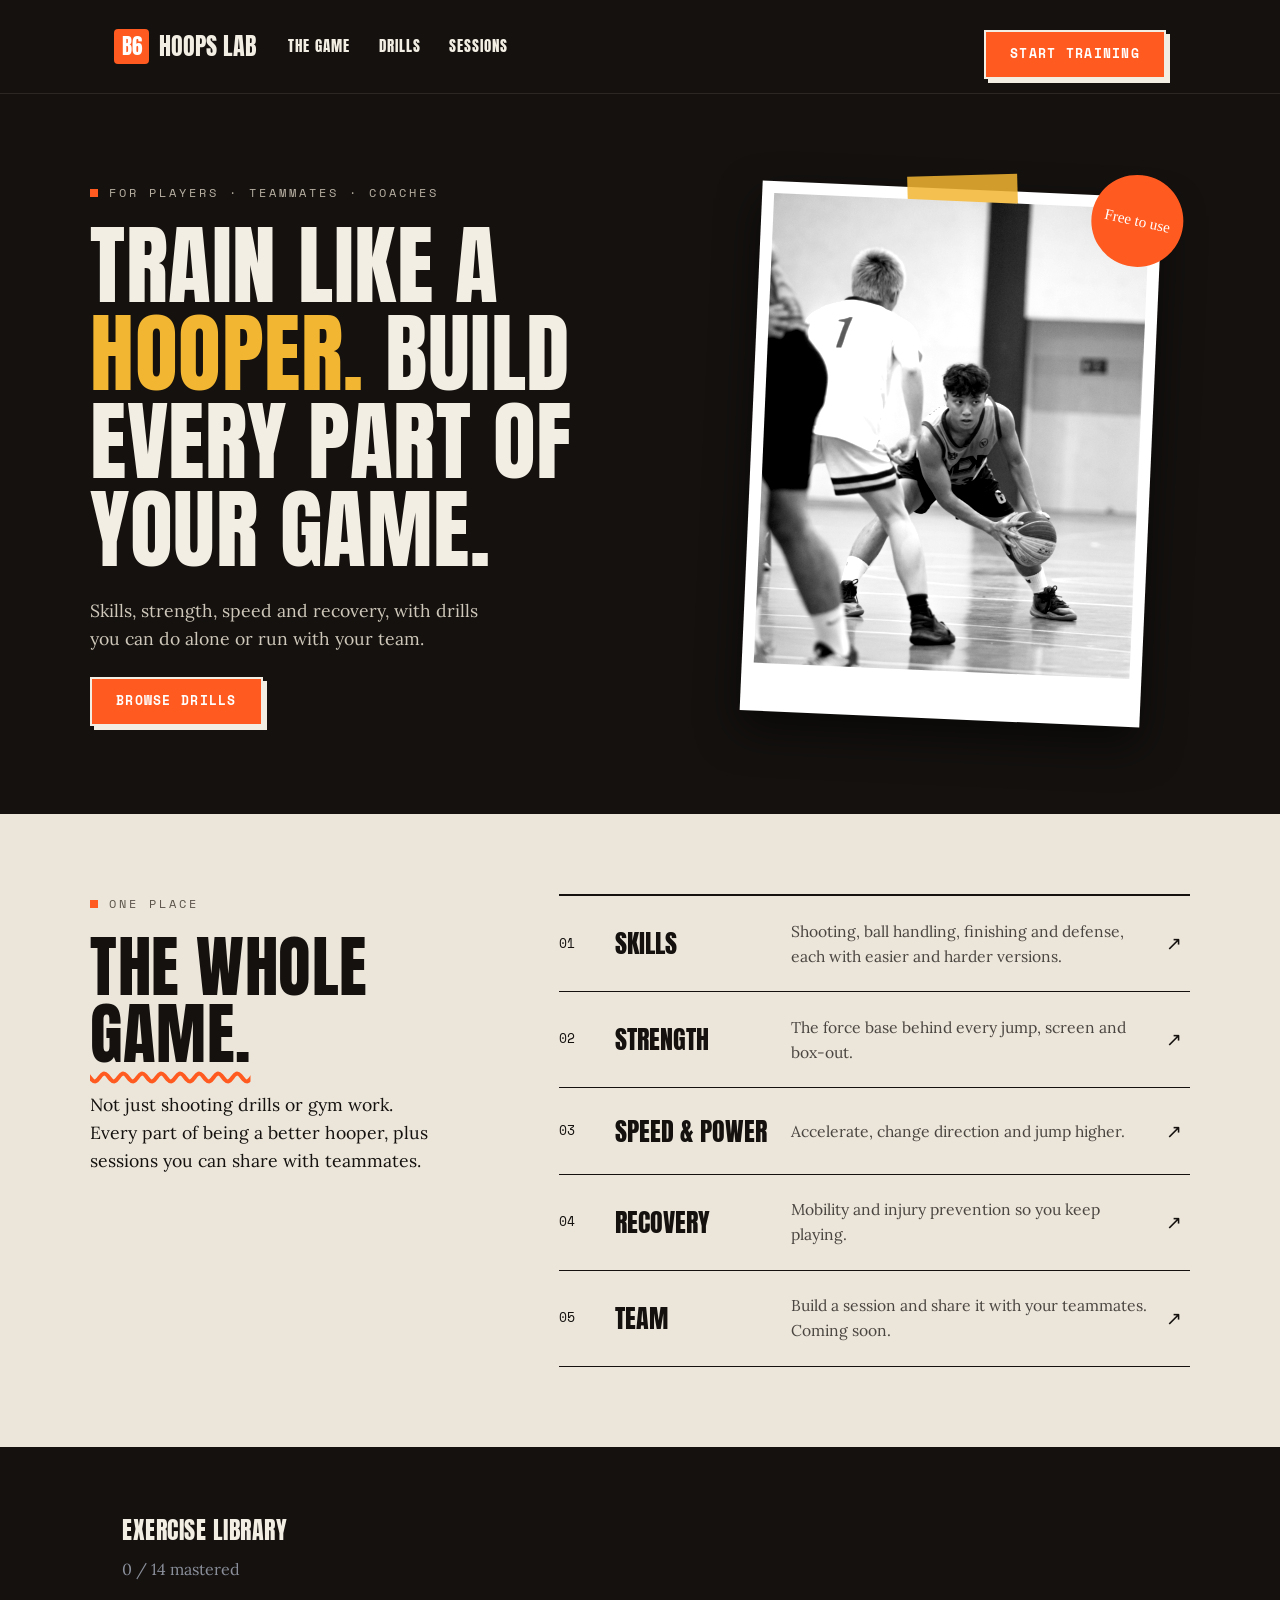
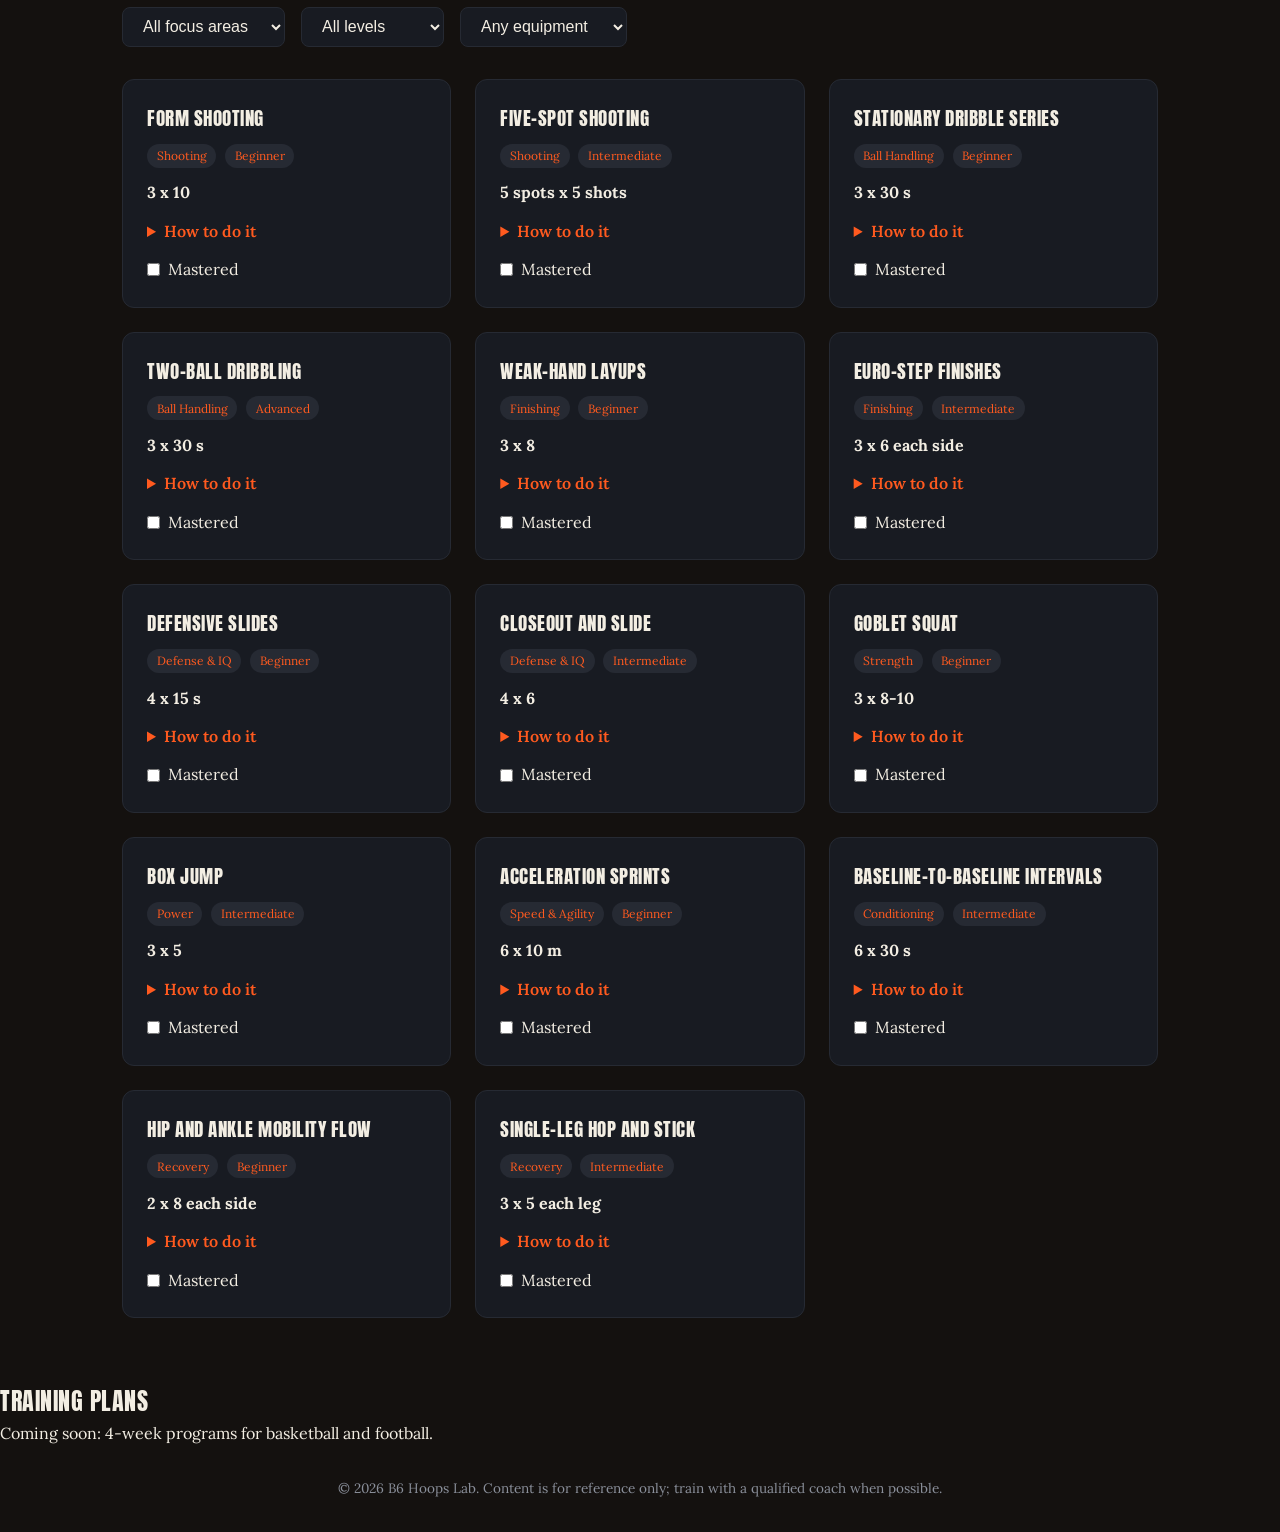
<file: ProAthletesTraining/index.html>
<!DOCTYPE html>
<html lang="en">

<head>
    <meta charset="UTF-8">
    <meta name="viewport" content="width=device-width, initial-scale=1.0">
    <title>B6 Hoops Lab | Basketball Training</title>
    <link rel="preconnect" href="https://fonts.googleapis.com">
    <link rel="preconnect" href="https://fonts.gstatic.com" crossorigin>
    <link
        href="https://fonts.googleapis.com/css2?family=Anton&family=Lora:wght@400;500&family=Space+Mono:wght@400;700&family=Permanent+Marker&display=swap"
        rel="stylesheet">
    <link rel="stylesheet" href="css/style.css">
</head>


<body>
    <header class="site-header">
        <div class="header-inner">
            <a href="#" class="logo"><span class="num">B6</span> Hoops Lab</a>
            <nav>
                <a href="#goals">The Game</a>
                <a href="#library">Drills</a>
                <a href="#plans">Sessions</a>
            </nav>
            <a href="#library" class="btn">Start training</a>
        </div>
    </header>

    <main>
        <section class="hero">
            <div class="hero-text">
                <p class="eyebrow">For players · Teammates · Coaches</p>
                <h2>Train like a <span class="hl">hooper.</span> Build every part of your game.</h2>
                <p class="lead">Skills, strength, speed and recovery, with drills you can do alone or run with your
                    team.</p>
                <a href="#library" class="btn">Browse drills</a>
            </div>
            <figure class="polaroid">
                <img src="images/hero.jpg" alt="Basketball hoop and net">
                <span class="sticker">Free to use</span>
            </figure>
        </section>

        <section id="goals">
            <div class="platform">
                <div class="platform-intro">
                    <p class="eyebrow dark">One place</p>
                    <h2>The whole <span class="underline">game.</span></h2>
                    <p>Not just shooting drills or gym work. Every part of being a better hooper, plus sessions you can
                        share with teammates.</p>
                </div>
                <ol class="platform-list">
                    <li><a href="#library"><span class="n">01</span><span class="t">Skills</span><span
                                class="d">Shooting, ball handling, finishing and defense, each with easier and harder
                                versions.</span><span class="arrow">↗</span></a></li>
                    <li><a href="#library"><span class="n">02</span><span class="t">Strength</span><span class="d">The
                                force base behind every jump, screen and box-out.</span><span class="arrow">↗</span></a>
                    </li>
                    <li><a href="#library"><span class="n">03</span><span class="t">Speed &amp; Power</span><span
                                class="d">Accelerate, change direction and jump higher.</span><span
                                class="arrow">↗</span></a></li>
                    <li><a href="#library"><span class="n">04</span><span class="t">Recovery</span><span
                                class="d">Mobility and injury prevention so you keep playing.</span><span
                                class="arrow">↗</span></a></li>
                    <li><a href="#plans"><span class="n">05</span><span class="t">Team</span><span class="d">Build a
                                session and share it with your teammates. Coming soon.</span><span
                                class="arrow">↗</span></a></li>
                </ol>
            </div>
        </section>

        <section id="library">
            <h2>Exercise Library</h2>
            <p id="progress" class="progress"></p>

            <div class="filters">
                <select id="focus-filter">
                    <option value="all">All focus areas</option>
                    <option value="shooting">Shooting</option>
                    <option value="handles">Ball Handling</option>
                    <option value="finishing">Finishing</option>
                    <option value="defense">Defense &amp; IQ</option>
                    <option value="strength">Strength</option>
                    <option value="power">Power</option>
                    <option value="speed">Speed &amp; Agility</option>
                    <option value="conditioning">Conditioning</option>
                    <option value="recovery">Recovery</option>
                </select>

                <select id="level-filter">
                    <option value="all">All levels</option>
                    <option value="beginner">Beginner</option>
                    <option value="intermediate">Intermediate</option>
                    <option value="advanced">Advanced</option>
                </select>

                <select id="equipment-filter">
                    <option value="all">Any equipment</option>
                    <option value="none">No equipment</option>
                    <option value="ball">Basketball only</option>
                    <option value="gym">Gym equipment</option>
                </select>
            </div>

            <div id="exercise-grid" class="exercise-grid"></div>
        </section>
        <section id="plans">
            <h2>Training Plans</h2>
            <p>Coming soon: 4-week programs for basketball and football.</p>
        </section>

    </main>

    <footer>
        <p>© 2026 B6 Hoops Lab. Content is for reference only; train with a qualified coach when possible.</p>
    </footer>

    <script src="js/main.js"></script>

</body>

</html>
</file>
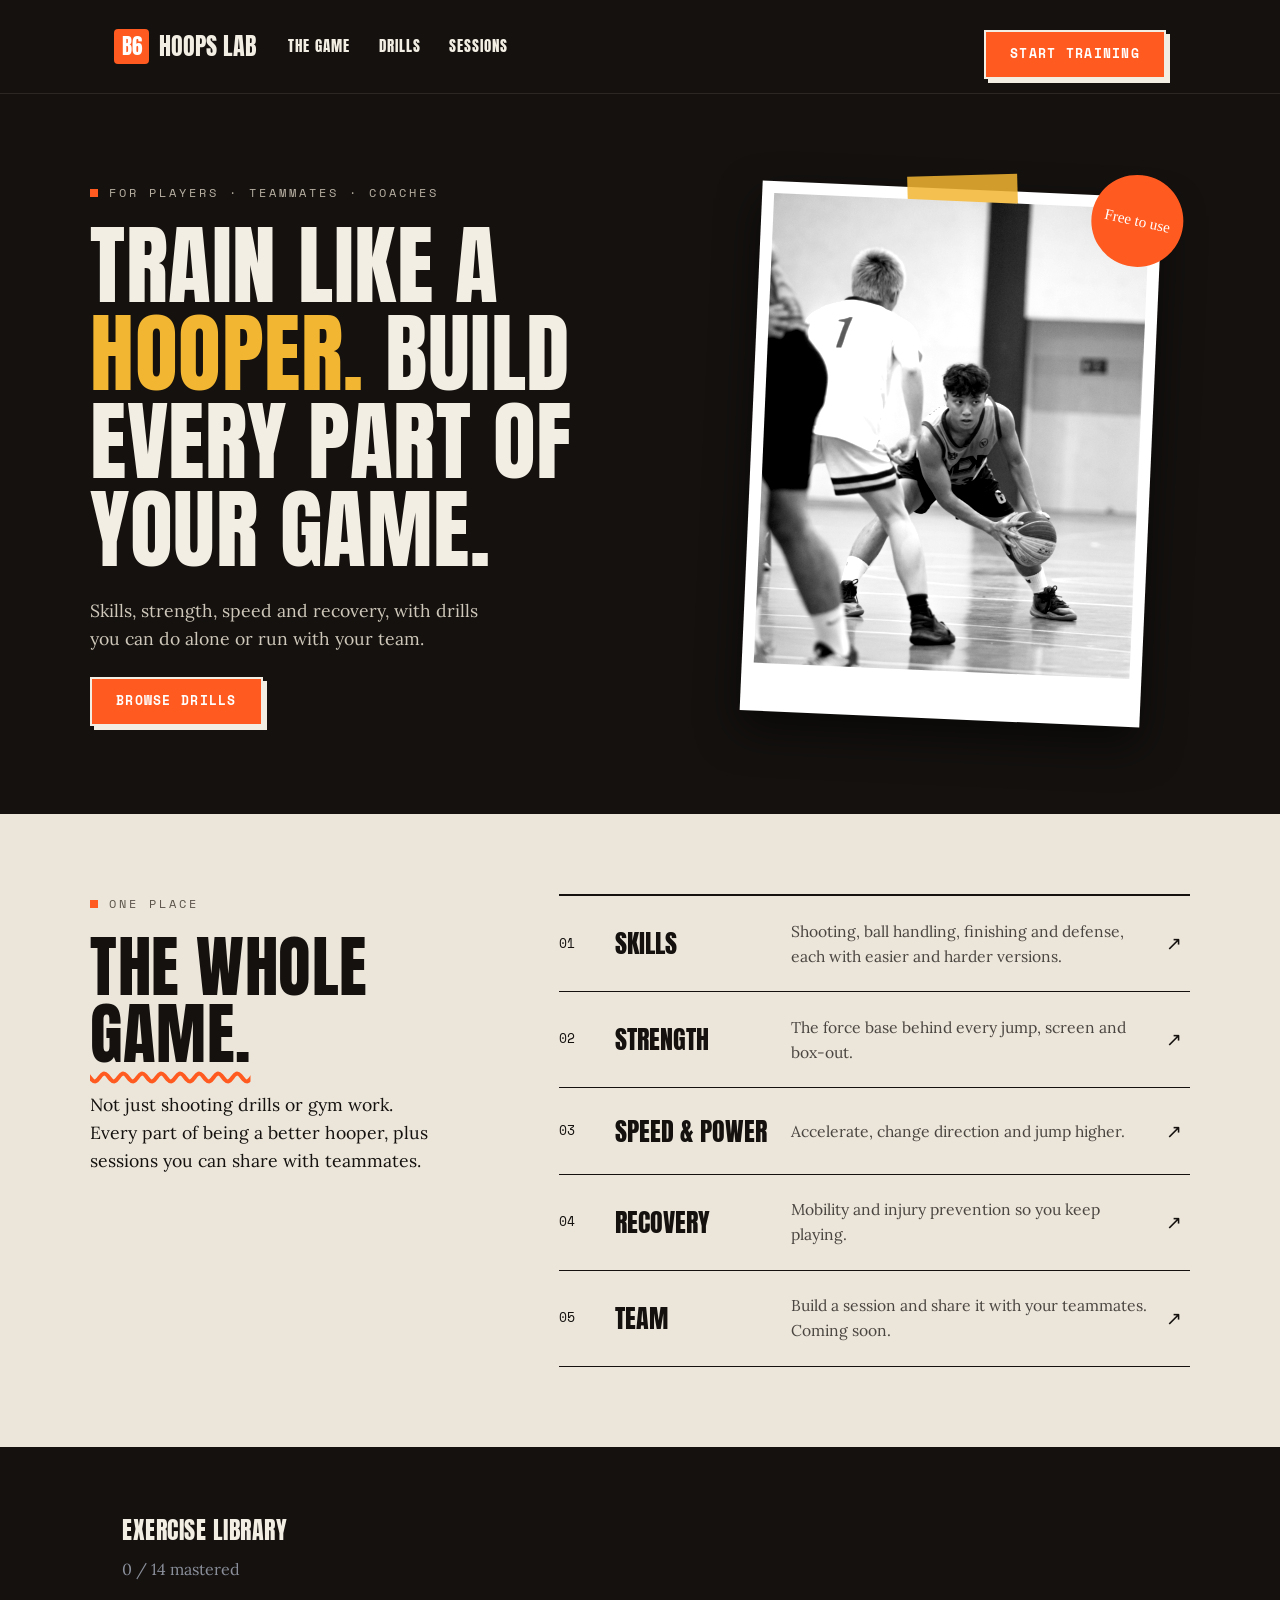
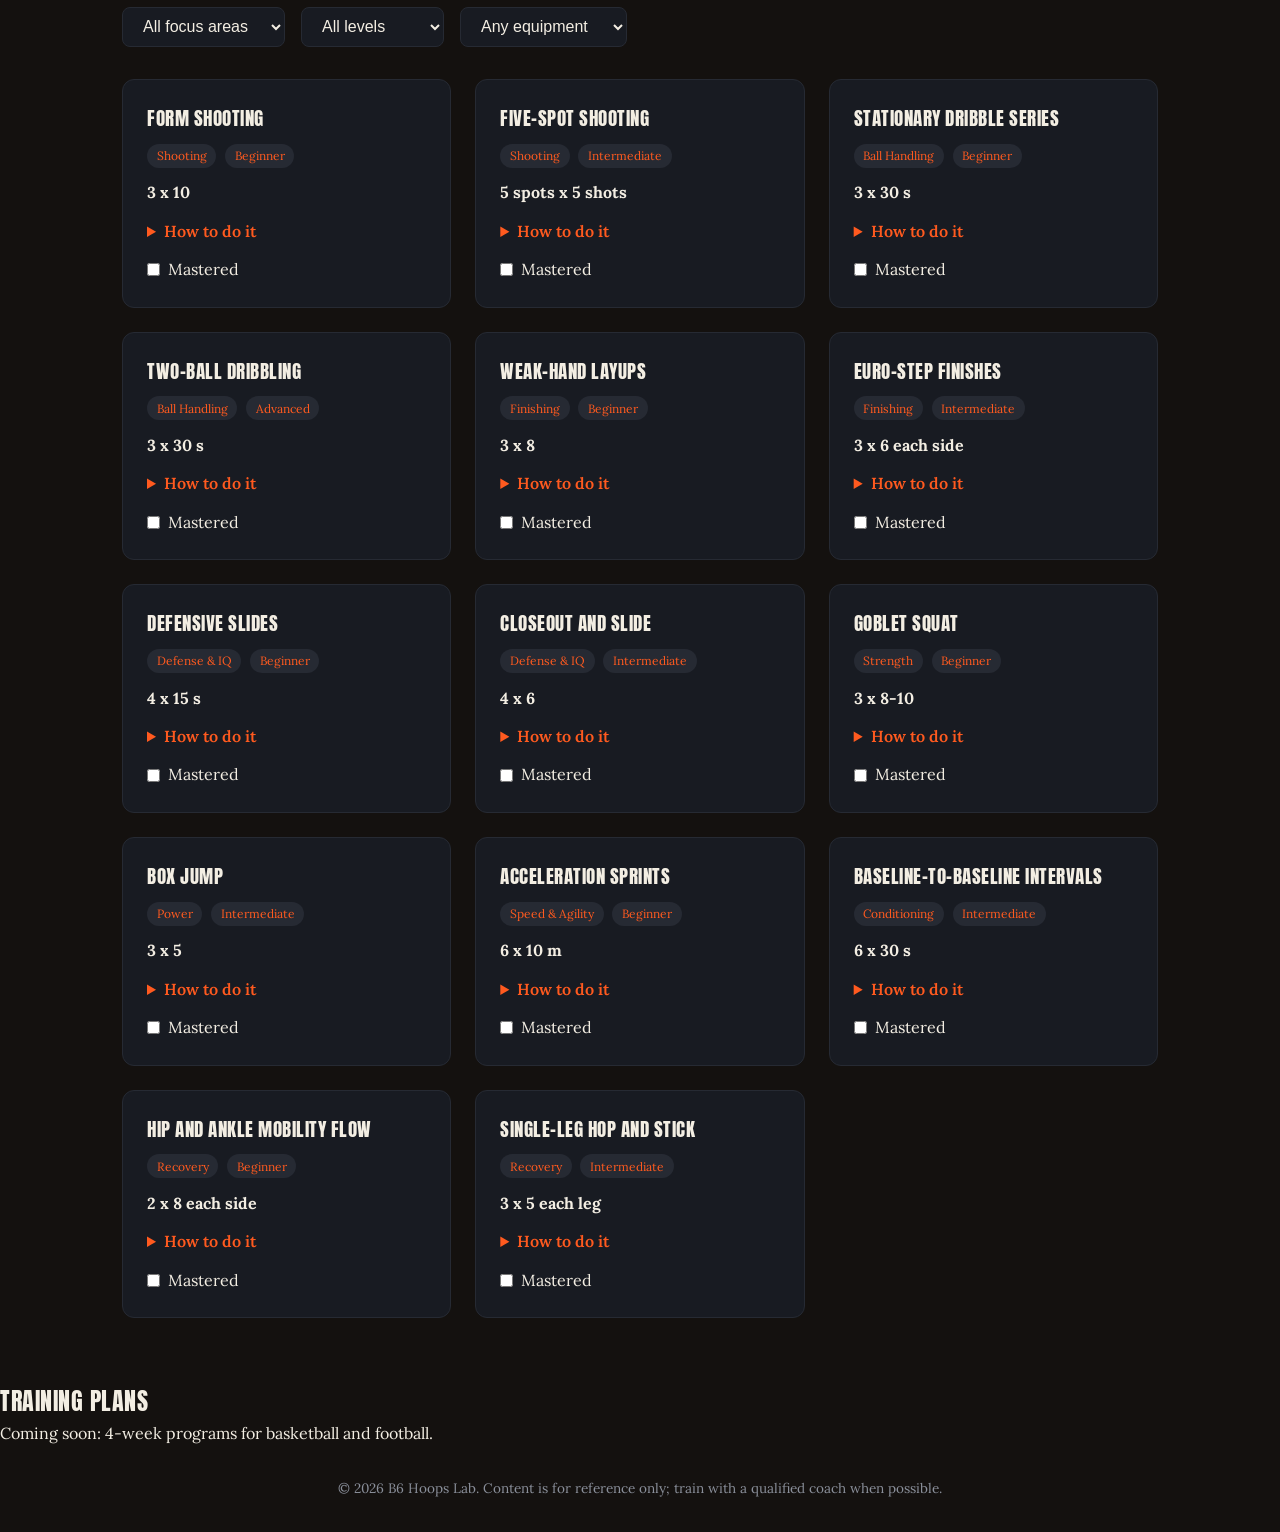
<file: ProAthletesTraining/training.html>
<!DOCTYPE html>
<html lang="en">

<head>
    <meta charset="UTF-8">
    <meta name="viewport" content="width=device-width, initial-scale=1.0">
    <title>B6 Hoops Lab | Basketball Training</title>
    <link rel="preconnect" href="https://fonts.googleapis.com">
    <link rel="preconnect" href="https://fonts.gstatic.com" crossorigin>
    <link
        href="https://fonts.googleapis.com/css2?family=Anton&family=Lora:wght@400;500&family=Space+Mono:wght@400;700&family=Permanent+Marker&display=swap"
        rel="stylesheet">
    <link rel="stylesheet" href="css/style.css">
</head>


<body>
    <header class="site-header">
        <div class="header-inner">
            <a href="#" class="logo"><span class="num">B6</span> Hoops Lab</a>
            <nav>
                <a href="#goals">The Game</a>
                <a href="#library">Drills</a>
                <a href="#plans">Sessions</a>
            </nav>
            <a href="#library" class="btn">Start training</a>
        </div>
    </header>

    <main>
        <section class="hero">
            <div class="hero-text">
                <p class="eyebrow">For players · Teammates · Coaches</p>
                <h2>Train like a <span class="hl">hooper.</span> Build every part of your game.</h2>
                <p class="lead">Skills, strength, speed and recovery, with drills you can do alone or run with your
                    team.</p>
                <a href="#library" class="btn">Browse drills</a>
            </div>
            <figure class="polaroid">
                <img src="images/hero.jpg" alt="Basketball hoop and net">
                <span class="sticker">Free to use</span>
            </figure>
        </section>

        <section id="goals">
            <div class="platform">
                <div class="platform-intro">
                    <p class="eyebrow dark">One place</p>
                    <h2>The whole <span class="underline">game.</span></h2>
                    <p>Not just shooting drills or gym work. Every part of being a better hooper, plus sessions you can
                        share with teammates.</p>
                </div>
                <ol class="platform-list">
                    <li><a href="#library"><span class="n">01</span><span class="t">Skills</span><span
                                class="d">Shooting, ball handling, finishing and defense, each with easier and harder
                                versions.</span><span class="arrow">↗</span></a></li>
                    <li><a href="#library"><span class="n">02</span><span class="t">Strength</span><span class="d">The
                                force base behind every jump, screen and box-out.</span><span class="arrow">↗</span></a>
                    </li>
                    <li><a href="#library"><span class="n">03</span><span class="t">Speed &amp; Power</span><span
                                class="d">Accelerate, change direction and jump higher.</span><span
                                class="arrow">↗</span></a></li>
                    <li><a href="#library"><span class="n">04</span><span class="t">Recovery</span><span
                                class="d">Mobility and injury prevention so you keep playing.</span><span
                                class="arrow">↗</span></a></li>
                    <li><a href="#plans"><span class="n">05</span><span class="t">Team</span><span class="d">Build a
                                session and share it with your teammates. Coming soon.</span><span
                                class="arrow">↗</span></a></li>
                </ol>
            </div>
        </section>

        <section id="library">
            <h2>Exercise Library</h2>
            <p id="progress" class="progress"></p>

            <div class="filters">
                <select id="focus-filter">
                    <option value="all">All focus areas</option>
                    <option value="shooting">Shooting</option>
                    <option value="handles">Ball Handling</option>
                    <option value="finishing">Finishing</option>
                    <option value="defense">Defense &amp; IQ</option>
                    <option value="strength">Strength</option>
                    <option value="power">Power</option>
                    <option value="speed">Speed &amp; Agility</option>
                    <option value="conditioning">Conditioning</option>
                    <option value="recovery">Recovery</option>
                </select>

                <select id="level-filter">
                    <option value="all">All levels</option>
                    <option value="beginner">Beginner</option>
                    <option value="intermediate">Intermediate</option>
                    <option value="advanced">Advanced</option>
                </select>

                <select id="equipment-filter">
                    <option value="all">Any equipment</option>
                    <option value="none">No equipment</option>
                    <option value="ball">Basketball only</option>
                    <option value="gym">Gym equipment</option>
                </select>
            </div>

            <div id="exercise-grid" class="exercise-grid"></div>
        </section>
        <section id="plans">
            <h2>Training Plans</h2>
            <p>Coming soon: 4-week programs for basketball and football.</p>
        </section>

    </main>

    <footer>
        <p>© 2026 B6 Hoops Lab. Content is for reference only; train with a qualified coach when possible.</p>
    </footer>

    <script src="js/main.js"></script>

</body>

</html>
</file>
<file: ProAthletesTraining/css/style.css>
:root {
  --ink: #14110f;
  --paper: #ece6da;
  --cream: #f3eee3;
  --accent: #ff5a1f;
  --gold: #f2b632;
  --bg: var(--ink);
  --text: var(--cream);
}

* {
  box-sizing: border-box;
  margin: 0;
  padding: 0;
}

body {
  font-family: system-ui, sans-serif;
  background: var(--bg);
  color: var(--text);
  line-height: 1.6;
}

nav {
  display: flex;
  gap: 1.5rem;
  align-items: center;
  padding: 1rem 2rem;
}

nav h1 {
  margin-right: auto;
  color: var(--accent);
}

nav a {
  color: var(--text);
  text-decoration: none;
}

.hero {
  padding: 6rem 2rem;
  text-align: center;
}

.btn {
  display: inline-block;
  margin-top: 1rem;
  padding: 0.75rem 1.5rem;
  background: var(--accent);
  color: #fff;
  border-radius: 8px;
  text-decoration: none;
}

#goals {
  padding: 4rem 2rem;
  max-width: 1100px;
  margin: 0 auto;
}

#goals h2 {
  margin-bottom: 2rem;
}

.goal-grid {
  display: grid;
  grid-template-columns: repeat(auto-fit, minmax(220px, 1fr));
  gap: 1.5rem;
}

.goal-card {
  background: #181b22;
  border: 1px solid #262a33;
  border-radius: 12px;
  padding: 1.5rem;
  transition: transform 0.2s, border-color 0.2s;
}

.goal-card:hover {
  transform: translateY(-4px);
  border-color: var(--accent);
}

.goal-card h3 {
  color: var(--accent);
  margin-bottom: 0.5rem;
}

footer {
  text-align: center;
  padding: 2rem;
  font-size: 0.85rem;
  color: #8a8f9a;
}

#library {
  padding: 4rem 2rem;
  max-width: 1100px;
  margin: 0 auto;
}

.filters {
  display: flex;
  gap: 1rem;
  margin: 1.5rem 0 2rem;
  flex-wrap: wrap;
}

.filters select {
  padding: 0.6rem 1rem;
  background: #181b22;
  color: var(--text);
  border: 1px solid #262a33;
  border-radius: 8px;
  font-size: 1rem;
}

.exercise-grid {
  display: grid;
  grid-template-columns: repeat(auto-fit, minmax(260px, 1fr));
  gap: 1.5rem;
}

.exercise-card {
  background: #181b22;
  border: 1px solid #262a33;
  border-radius: 12px;
  padding: 1.5rem;
}

.exercise-card h3 {
  margin-bottom: 0.5rem;
}

.tag {
  display: inline-block;
  font-size: 0.75rem;
  padding: 0.15rem 0.6rem;
  margin: 0 0.3rem 0.8rem 0;
  border-radius: 999px;
  background: #262a33;
  color: var(--accent);
  text-transform: capitalize;
}

.sets {
  font-weight: bold;
  margin-bottom: 0.4rem;
}

details {
  margin: 0.8rem 0;
}

summary {
  cursor: pointer;
  color: var(--accent);
  font-weight: 600;
}

details p {
  margin-top: 0.5rem;
  font-size: 0.95rem;
  color: #cfd3dc;
}

.done {
  display: flex;
  gap: 0.5rem;
  align-items: center;
  margin-top: 0.8rem;
  cursor: pointer;
}

.progress {
  color: #8a8f9a;
  margin-top: 0.5rem;
}

/* Cuộn mượt, không bị menu che tiêu đề */
html {
  scroll-behavior: smooth;
}

section[id] {
  scroll-margin-top: 80px;
}

/* Menu dính */
header {
  position: sticky;
  top: 0;
  z-index: 100;
  background: rgba(15, 17, 21, 0.85);
  backdrop-filter: blur(8px);
  border-bottom: 1px solid #262a33;
}

nav a:hover {
  color: var(--accent);
}

/* Hover cho thẻ bài tập */
.exercise-card {
  transition: transform 0.2s, border-color 0.2s;
  animation: fadeUp 0.5s ease;
}

.exercise-card:hover {
  transform: translateY(-4px);
  border-color: var(--accent);
}

@keyframes fadeUp {
  from {
    opacity: 0;
    transform: translateY(24px);
  }

  to {
    opacity: 1;
    transform: none;
  }
}

/* Điện thoại */
@media (max-width: 640px) {
  nav {
    flex-wrap: wrap;
    padding: 1rem;
    gap: 1rem;
  }

  nav h1 {
    width: 100%;
  }

  #goals,
  #library {
    padding: 3rem 1rem;
  }

  .hero {
    padding: 3rem 1rem;
  }
}

.icon {
  font-size: 2rem;
  display: block;
  margin-bottom: 0.5rem;
}

.logo {
  display: flex;
  align-items: center;
  gap: 0.6rem;
}

.logo .num {
  display: inline-grid;
  place-items: center;
  width: 2.2rem;
  height: 2.2rem;
  background: var(--accent);
  color: #fff;
  border-radius: 8px;
  font-size: 1.3rem;
}

/* ---------- Chữ ---------- */
body {
  font-family: 'Lora', Georgia, serif;
}

h1,
h2,
h3 {
  font-family: 'Anton', Impact, sans-serif;
  font-weight: 400;
  text-transform: uppercase;
  letter-spacing: 0.5px;
}

.eyebrow {
  font-family: 'Space Mono', monospace;
  font-size: 0.75rem;
  letter-spacing: 0.25em;
  text-transform: uppercase;
  color: #b9b1a3;
  margin-bottom: 1.2rem;
}

.eyebrow::before {
  content: "";
  display: inline-block;
  width: 8px;
  height: 8px;
  background: var(--accent);
  margin-right: 0.7rem;
}

.eyebrow.dark {
  color: #5a534a;
}

/* ---------- Header ---------- */
.site-header {
  position: sticky;
  top: 0;
  z-index: 100;
  background: var(--ink);
  border-bottom: 1px solid #2c2722;
}

.header-inner {
  max-width: 1100px;
  margin: 0 auto;
  padding: 0.9rem 1.5rem;
  display: flex;
  align-items: center;
  gap: 2rem;
  flex-wrap: wrap;
}

.header-inner nav {
  padding: 0;
  margin-right: auto;
  gap: 1.8rem;
}

.header-inner nav a {
  font-family: 'Anton', sans-serif;
  text-transform: uppercase;
  letter-spacing: 1px;
  font-size: 0.95rem;
}

.header-inner nav a:hover {
  color: var(--accent);
}

.logo {
  font-family: 'Anton', sans-serif;
  font-size: 1.5rem;
  text-transform: uppercase;
  color: var(--cream);
  text-decoration: none;
}

.logo .num {
  border-radius: 4px;
}

/* ---------- Nút ---------- */
.btn {
  font-family: 'Space Mono', monospace;
  font-weight: 700;
  font-size: 0.8rem;
  text-transform: uppercase;
  letter-spacing: 0.1em;
  border-radius: 0;
  border: 2px solid var(--cream);
  box-shadow: 4px 4px 0 var(--cream);
  transition: transform 0.15s, box-shadow 0.15s;
}

.btn:hover {
  transform: translate(2px, 2px);
  box-shadow: 2px 2px 0 var(--cream);
}

/* ---------- Hero ---------- */
.hero {
  display: grid;
  grid-template-columns: 1.2fr 1fr;
  gap: 3rem;
  align-items: center;
  min-height: 80vh;
  padding: 4rem max(1.5rem, calc((100% - 1100px) / 2));
  text-align: left;
  background: var(--ink);
}

.hero h2 {
  font-size: clamp(2.6rem, 7vw, 5.5rem);
  line-height: 1;
  color: var(--cream);
}

.hl {
  color: var(--gold);
}

.hero .lead {
  margin: 1.5rem 0 0.5rem;
  max-width: 38ch;
  font-size: 1.1rem;
  color: #cfc8ba;
}

/* ---------- Ảnh polaroid ---------- */
.polaroid {
  position: relative;
  justify-self: center;
  max-width: 400px;
  padding: 12px 12px 48px;
  background: #fff;
  transform: rotate(2.5deg);
  box-shadow: 0 18px 40px rgba(0, 0, 0, 0.5);
}

.polaroid img {
  display: block;
  width: 100%;
  aspect-ratio: 4 / 5;
  object-fit: cover;
  background: #2a2622;
  filter: grayscale(1) contrast(1.25);
}

.polaroid::before {
  content: "";
  position: absolute;
  top: -14px;
  left: 50%;
  width: 110px;
  height: 30px;
  background: rgba(242, 182, 50, 0.85);
  transform: translateX(-50%) rotate(-4deg);
}

.sticker {
  position: absolute;
  top: -22px;
  right: -22px;
  width: 92px;
  height: 92px;
  display: grid;
  place-items: center;
  text-align: center;
  background: var(--accent);
  color: #fff;
  border-radius: 50%;
  font-family: 'Permanent Marker', cursive;
  font-size: 0.95rem;
  line-height: 1.1;
  transform: rotate(10deg);
}

/* ---------- Mục "The whole game" (nền giấy) ---------- */
#goals {
  max-width: none;
  margin: 0;
  padding: 5rem max(1.5rem, calc((100% - 1100px) / 2));
  background: var(--paper);
  color: var(--ink);
}

#goals h2 {
  margin-bottom: 0;
  color: var(--ink);
  font-size: clamp(2.4rem, 6vw, 4.2rem);
  line-height: 1;
}

.underline {
  text-decoration: underline wavy var(--accent);
  text-decoration-thickness: 4px;
  text-underline-offset: 10px;
}

.platform {
  display: grid;
  grid-template-columns: 1fr 1.5fr;
  gap: 3rem;
}

.platform-intro p:last-child {
  margin-top: 1.5rem;
  max-width: 32ch;
  font-size: 1.1rem;
}

.platform-list {
  list-style: none;
  border-top: 2px solid var(--ink);
}

.platform-list a {
  display: grid;
  grid-template-columns: 2.5rem 10rem 1fr 1.5rem;
  gap: 1rem;
  align-items: center;
  padding: 1.4rem 0;
  border-bottom: 1px solid var(--ink);
  color: inherit;
  text-decoration: none;
}

.platform-list .n {
  font-family: 'Space Mono', monospace;
  font-size: 0.8rem;
}

.platform-list .t {
  font-family: 'Anton', sans-serif;
  font-size: 1.6rem;
  text-transform: uppercase;
  transition: color 0.2s;
}

.platform-list .d {
  font-size: 0.98rem;
  color: #4a4540;
}

.platform-list .arrow {
  font-size: 1.2rem;
  transition: transform 0.2s;
}

.platform-list a:hover .t {
  color: var(--accent);
}

.platform-list a:hover .arrow {
  transform: translate(3px, -3px);
}

/* ---------- Điện thoại ---------- */
@media (max-width: 800px) {

  .hero,
  .platform {
    grid-template-columns: 1fr;
  }

  .polaroid {
    max-width: 300px;
  }

  .platform-list a {
    grid-template-columns: 2rem 1fr 1.5rem;
  }

  .platform-list .d {
    grid-column: 2 / 4;
    grid-row: 2;
  }

  .platform-list .arrow {
    grid-column: 3;
    grid-row: 1;
  }

  .header-inner {
    gap: 1rem;
  }
}
</file>
